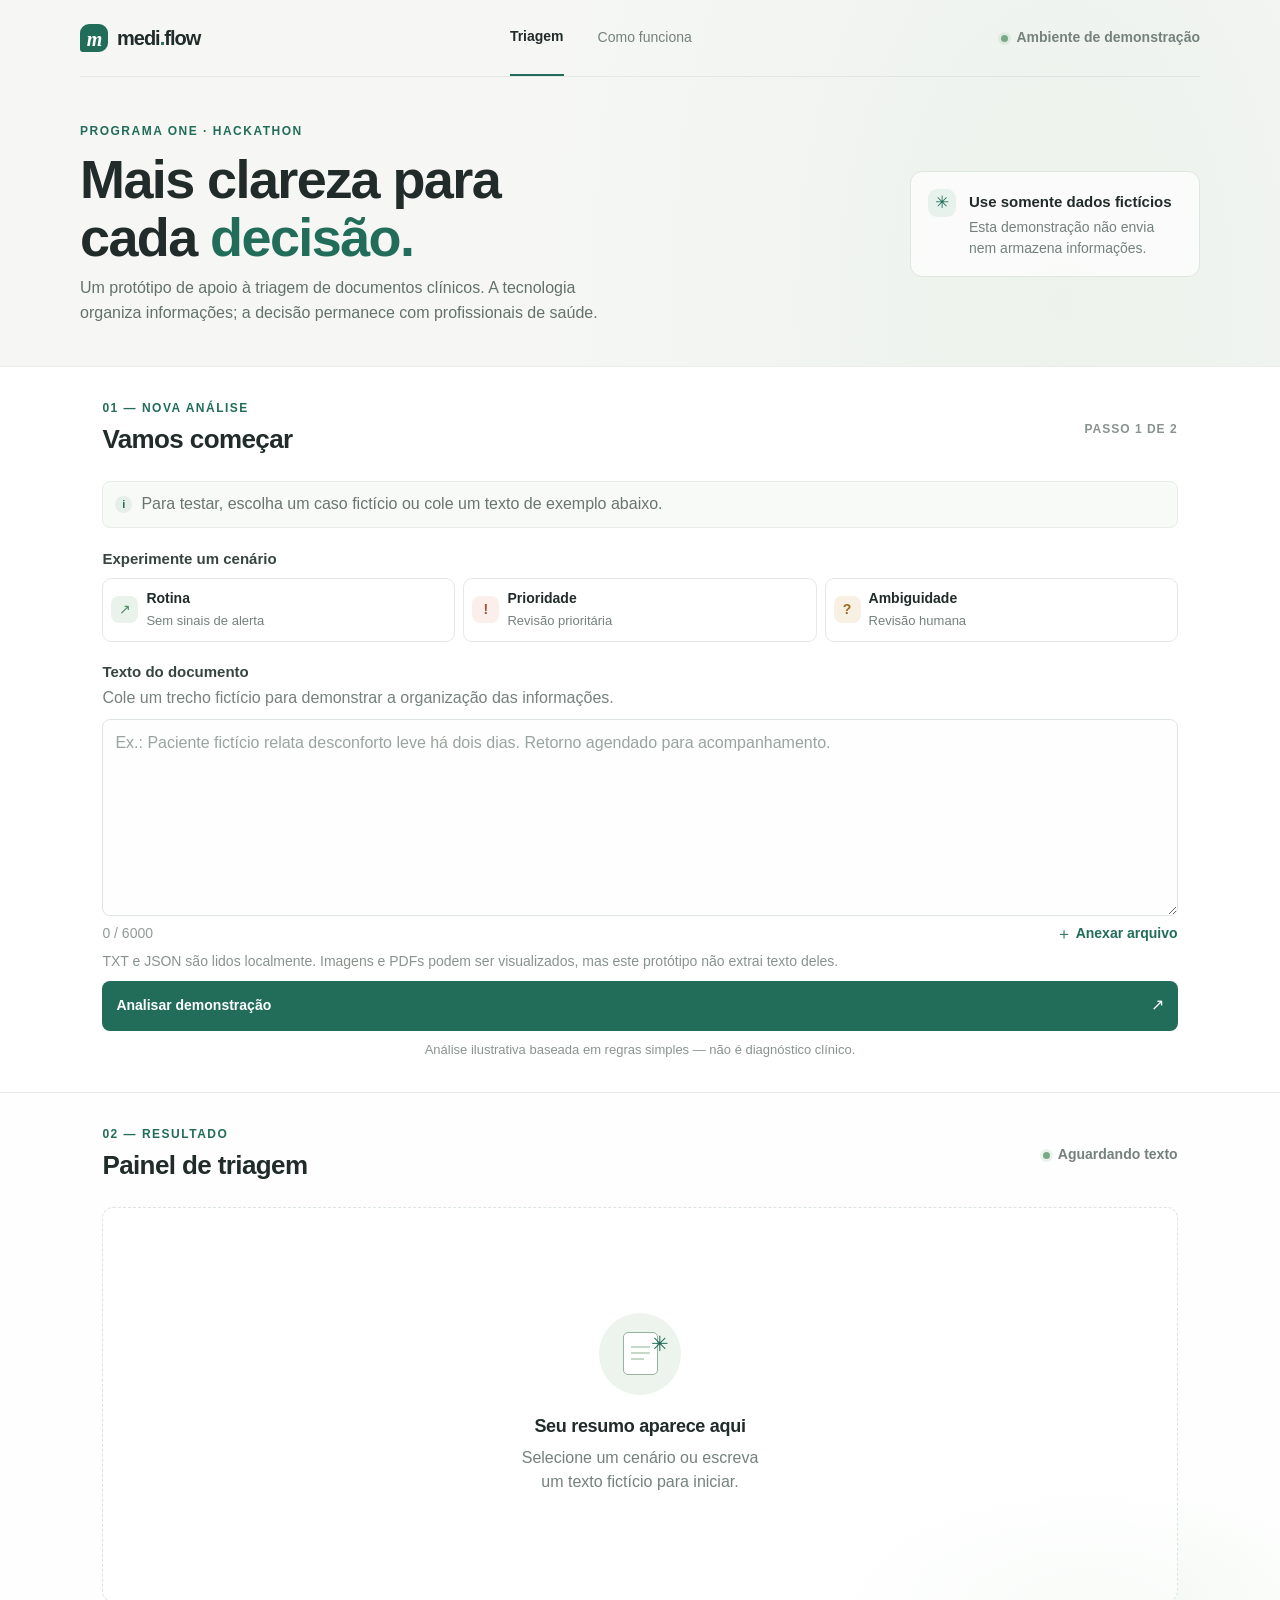
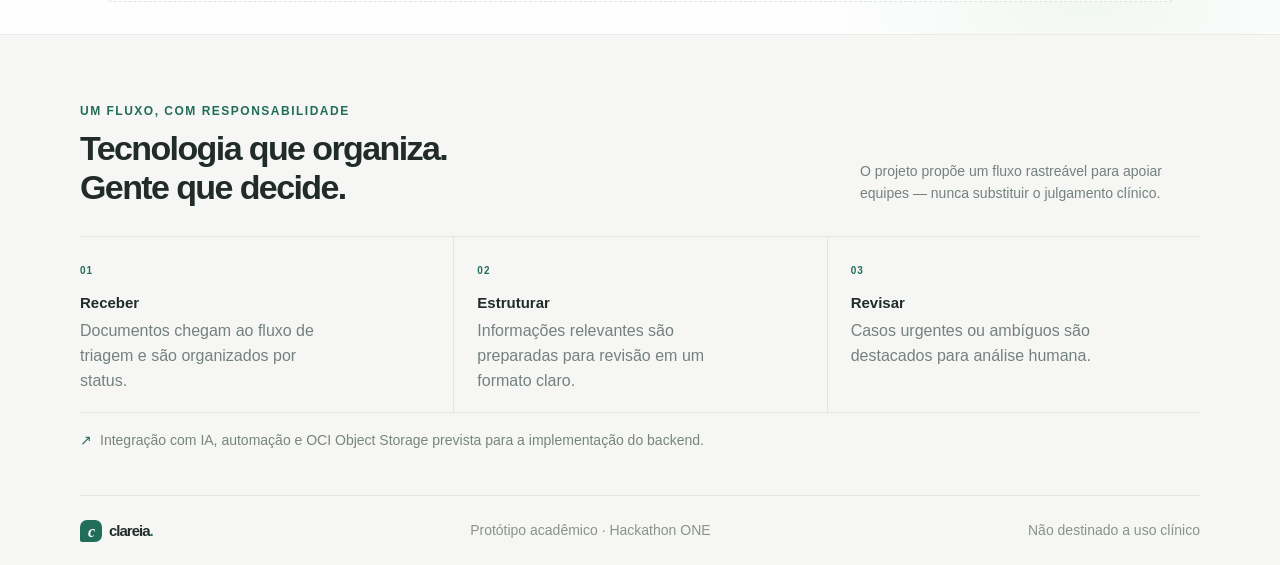
<file: index.html>
<!doctype html>
<html lang="pt-BR">
  <head>
    <meta charset="utf-8">
    <meta name="viewport" content="width=device-width, initial-scale=1">
    <meta
      name="description"
      content="Protótipo demonstrativo de triagem e revisão de documentos clínicos."
    >
    <meta name="theme-color" content="#f6f7f5">
    <title>MediFlow</title>
    <link rel="icon" type="image/svg+xml" href="favicon.svg">
    <link rel="stylesheet" href="styles.css">
    <script src="script.js" defer></script>
  </head>
  <body>
    <a class="skip-link" href="#conteudo">Pular para o conteúdo</a>

    <header class="topbar">
      <a class="brand" href="#" aria-label="MediFlow, início">
        <span class="brand-mark" aria-hidden="true">m</span>
        <span>medi<span class="brand-period">.</span>flow</span>
      </a>
      <nav class="main-nav" aria-label="Navegação principal">
        <a class="nav-link is-active" href="#triagem">Triagem</a>
        <a class="nav-link" href="#como-funciona">Como funciona</a>
      </nav>
      <span class="environment-label">
        <span class="status-dot" aria-hidden="true"></span>
        Ambiente de demonstração
      </span>
    </header>

    <main id="conteudo">
      <section class="intro" aria-labelledby="page-title">
        <div class="intro-copy">
          <p class="eyebrow">PROGRAMA ONE · HACKATHON</p>
          <h1 id="page-title">Mais clareza para<br>cada <span>decisão.</span></h1>
          <p class="intro-description">
            Um protótipo de apoio à triagem de documentos clínicos. A tecnologia
            organiza informações; a decisão permanece com profissionais de saúde.
          </p>
        </div>
        <aside class="privacy-note" aria-label="Aviso de privacidade">
          <span class="privacy-icon" aria-hidden="true">✳</span>
          <div>
            <strong>Use somente dados fictícios</strong>
            <p>Esta demonstração não envia nem armazena informações.</p>
          </div>
        </aside>
      </section>

      <section class="workspace" id="triagem" aria-label="Área de triagem">
        <div class="input-column">
          <div class="section-heading">
            <div>
              <p class="eyebrow">01 — NOVA ANÁLISE</p>
              <h2>Vamos começar</h2>
            </div>
            <span class="step-counter">PASSO 1 DE 2</span>
          </div>

          <div class="demo-banner">
            <span aria-hidden="true">i</span>
            <p>Para testar, escolha um caso fictício ou cole um texto de exemplo abaixo.</p>
          </div>

          <fieldset class="scenario-picker">
            <legend>Experimente um cenário</legend>
            <div class="scenario-list">
              <button class="scenario-button" type="button" data-scenario="routine">
                <span class="scenario-symbol routine-symbol" aria-hidden="true">↗</span>
                <span><strong>Rotina</strong><small>Sem sinais de alerta</small></span>
                <span class="scenario-arrow" aria-hidden="true">→</span>
              </button>
              <button class="scenario-button" type="button" data-scenario="urgent">
                <span class="scenario-symbol urgent-symbol" aria-hidden="true">!</span>
                <span><strong>Prioridade</strong><small>Revisão prioritária</small></span>
                <span class="scenario-arrow" aria-hidden="true">→</span>
              </button>
              <button class="scenario-button" type="button" data-scenario="ambiguous">
                <span class="scenario-symbol ambiguous-symbol" aria-hidden="true">?</span>
                <span><strong>Ambiguidade</strong><small>Revisão humana</small></span>
                <span class="scenario-arrow" aria-hidden="true">→</span>
              </button>
            </div>
          </fieldset>

          <form id="triage-form">
            <label class="field-label" for="clinical-text">Texto do documento</label>
            <p class="field-hint" id="text-help">
              Cole um trecho fictício para demonstrar a organização das informações.
            </p>
            <textarea
              id="clinical-text"
              name="clinical-text"
              rows="7"
              maxlength="6000"
              aria-describedby="text-help character-count"
              placeholder="Ex.: Paciente fictício relata desconforto leve há dois dias. Retorno agendado para acompanhamento."
            ></textarea>
            <div class="textarea-footer">
              <span id="character-count">0 / 6000</span>
              <label class="file-label" for="document-file">
                <span aria-hidden="true">＋</span> Anexar arquivo
              </label>
              <input
                id="document-file"
                class="visually-hidden"
                type="file"
                accept=".txt,.json,.jpg,.jpeg,.png,.webp,.gif,.pdf,text/plain,application/json,image/jpeg,image/png,image/webp,image/gif,application/pdf"
                aria-describedby="file-help"
              >
            </div>
            <p class="file-help" id="file-help">
              TXT e JSON são lidos localmente. Imagens e PDFs podem ser visualizados,
              mas este protótipo não extrai texto deles.
            </p>
            <div class="attachment-preview" id="attachment-preview" hidden aria-live="polite">
              <img id="attachment-image" alt="Pré-visualização local do arquivo selecionado" hidden>
              <div class="attachment-info">
                <strong id="attachment-name"></strong>
                <span id="attachment-details"></span>
              </div>
              <a id="attachment-open" class="attachment-open" hidden target="_blank" rel="noopener">
                Abrir PDF
              </a>
              <button class="remove-attachment" id="remove-attachment" type="button" aria-label="Remover arquivo anexado">×</button>
            </div>

            <p class="form-error" id="form-error" role="alert" hidden></p>
            <button class="primary-button" type="submit">
              <span>Analisar demonstração</span>
              <span aria-hidden="true">↗</span>
            </button>
            <p class="form-disclaimer">
              Análise ilustrativa baseada em regras simples — não é diagnóstico clínico.
            </p>
          </form>
        </div>

        <section class="results-column" aria-labelledby="results-heading">
          <div class="section-heading results-heading">
            <div>
              <p class="eyebrow">02 — RESULTADO</p>
              <h2 id="results-heading" tabindex="-1">Painel de triagem</h2>
            </div>
            <span class="result-status" id="result-status">
              <span class="status-dot" aria-hidden="true"></span>
              Aguardando texto
            </span>
          </div>

          <div class="empty-state" id="empty-state">
            <div class="empty-illustration" aria-hidden="true">
              <span class="illustration-sheet"></span>
              <span class="illustration-spark">✳</span>
            </div>
            <h3>Seu resumo aparece aqui</h3>
            <p>Selecione um cenário ou escreva um texto fictício para iniciar.</p>
          </div>

          <div class="result-content" id="result-content" hidden aria-live="polite">
            <article class="priority-card" id="priority-card">
              <div class="priority-topline">
                <span class="priority-label" id="priority-label">CLASSIFICAÇÃO</span>
                <span class="confidence" id="confidence">—</span>
              </div>
              <h3 id="result-title"></h3>
              <p id="result-summary"></p>
              <div class="review-message" id="review-message">
                <span aria-hidden="true">↗</span>
                <span id="review-text"></span>
              </div>
            </article>

            <div class="detail-grid">
              <article class="detail-card">
                <span class="detail-icon document-icon" aria-hidden="true">▤</span>
                <div>
                  <span class="detail-label">TIPO DE DOCUMENTO</span>
                  <strong id="document-type">Texto enviado</strong>
                </div>
              </article>
              <article class="detail-card">
                <span class="detail-icon entities-icon" aria-hidden="true">⌘</span>
                <div>
                  <span class="detail-label">DADOS IDENTIFICADOS</span>
                  <strong id="entity-count">0 itens</strong>
                </div>
              </article>
            </div>

            <details class="json-details">
              <summary>
                <span>Visualizar dados estruturados</span>
                <span class="json-format">JSON</span>
              </summary>
              <pre><code id="json-output"></code></pre>
            </details>
            <p class="result-footnote">
              Resultado ilustrativo. Confirme todos os dados e encaminhamentos com
              uma pessoa profissional de saúde.
            </p>
          </div>
        </section>
      </section>

      <section class="workflow-section" id="como-funciona" aria-labelledby="workflow-title">
        <div class="workflow-heading">
          <div>
            <p class="eyebrow">UM FLUXO, COM RESPONSABILIDADE</p>
            <h2 id="workflow-title">Tecnologia que organiza.<br>Gente que decide.</h2>
          </div>
          <p>O projeto propõe um fluxo rastreável para apoiar equipes — nunca substituir o julgamento clínico.</p>
        </div>
        <div class="workflow-steps">
          <article class="workflow-step">
            <span class="workflow-number">01</span>
            <h3>Receber</h3>
            <p>Documentos chegam ao fluxo de triagem e são organizados por status.</p>
          </article>
          <article class="workflow-step">
            <span class="workflow-number">02</span>
            <h3>Estruturar</h3>
            <p>Informações relevantes são preparadas para revisão em um formato claro.</p>
          </article>
          <article class="workflow-step">
            <span class="workflow-number">03</span>
            <h3>Revisar</h3>
            <p>Casos urgentes ou ambíguos são destacados para análise humana.</p>
          </article>
        </div>
        <p class="integration-note">
          <span aria-hidden="true">↗</span>
          Integração com IA, automação e OCI Object Storage prevista para a implementação do backend.
        </p>
      </section>
    </main>

    <footer class="footer">
      <a class="brand footer-brand" href="#">
        <span class="brand-mark" aria-hidden="true">c</span>
        <span>clareia<span class="brand-period">.</span></span>
      </a>
      <p>Protótipo acadêmico · Hackathon ONE</p>
      <p>Não destinado a uso clínico</p>
    </footer>
  </body>
</html>
</file>
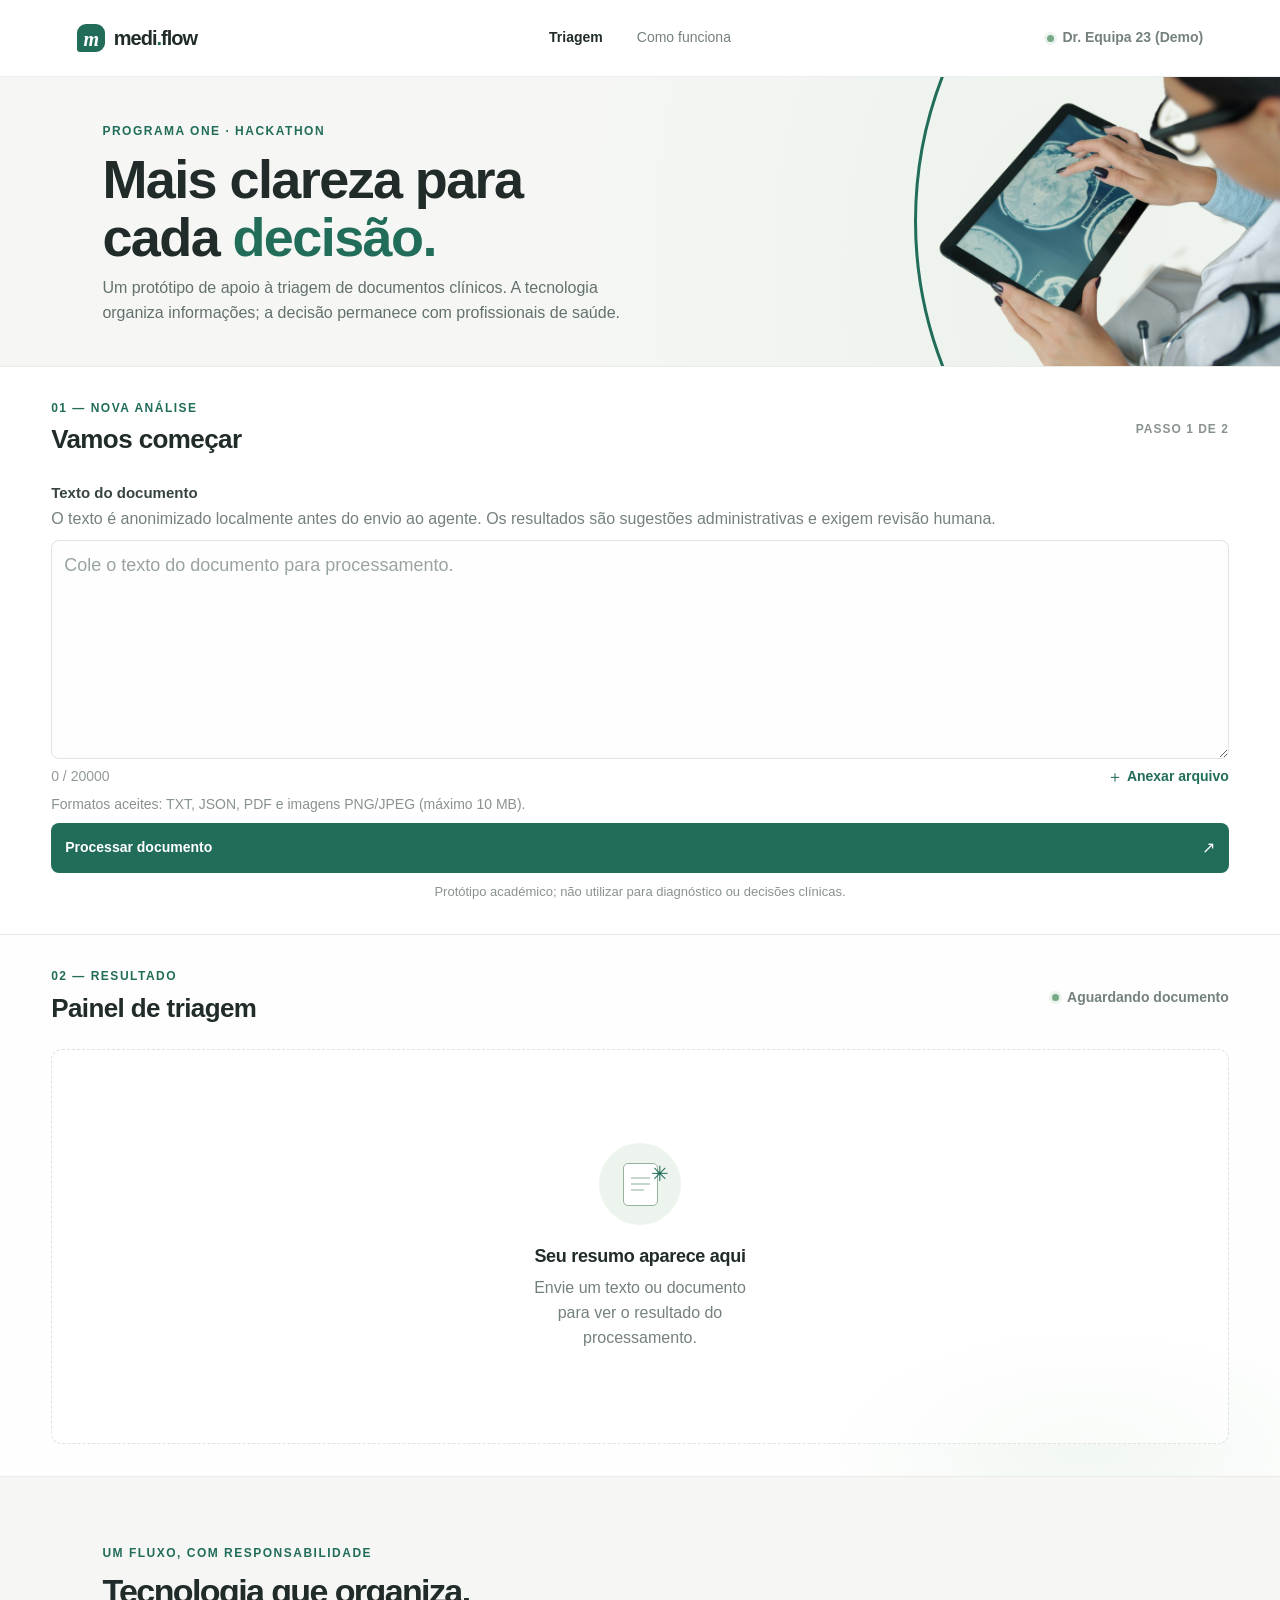
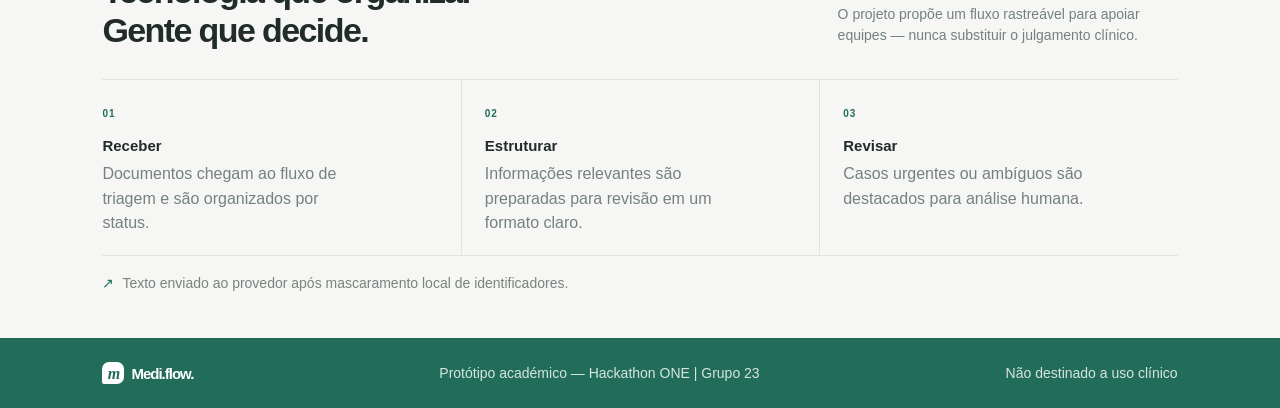
<file: frontend/index.html>
<!doctype html>
<html lang="pt-BR">
  <head>
    <meta charset="utf-8">
    <meta name="viewport" content="width=device-width, initial-scale=1">
    <meta
      name="description"
      content="Protótipo académico de processamento documental e encaminhamento administrativo."
    >
    <meta name="theme-color" content="#f6f7f5">
    <title>MediFlow</title>
    <link rel="icon" type="image/svg+xml" href="favicon.svg">
    <link rel="stylesheet" href="styles.css?v=5">
    <script>
      window.MEDIFLOW_API_URL = window.location.hostname === "127.0.0.1" || window.location.hostname === "localhost"
        ? "http://127.0.0.1:8000"
        : "https://mediflow-backend-eq23.onrender.com";
    </script>
    <script src="config.js?v=2" defer></script>
    <script src="script.js?v=9" defer></script>
  </head>
  <body>
    <a class="skip-link" href="#conteudo">Pular para o conteúdo</a>

    <div class="application-shell" id="application-shell">
      <header class="topbar">
        <a class="brand" href="#" aria-label="MediFlow, início">
          <span class="brand-mark" aria-hidden="true">m</span>
          <span>medi<span class="brand-period">.</span>flow</span>
        </a>
        <nav class="main-nav" aria-label="Navegação principal">
          <a class="nav-link is-active" href="#triagem">Triagem</a>
          <a class="nav-link" href="#como-funciona">Como funciona</a>
        </nav>
        <div class="header-actions">
          <span class="environment-label" id="identity-label">
            <span class="status-dot" aria-hidden="true"></span>
            <span id="demo-user-name">Dr. Equipa 23 (Demo)</span>
          </span>
        </div>
      </header>

      <main id="conteudo">
        <section class="intro" aria-labelledby="page-title">
          <div class="intro-copy">
            <p class="eyebrow">PROGRAMA ONE · HACKATHON</p>
            <h1 id="page-title">Mais clareza para<br>cada <span>decisão.</span></h1>
            <p class="intro-description">
              Um protótipo de apoio à triagem de documentos clínicos. A tecnologia
              organiza informações; a decisão permanece com profissionais de saúde.
            </p>
          </div>
          <figure class="health-image-note">
            <img src="assets/med.png" alt="Profissional de saúde">
          </figure>
        </section>

        <section class="workspace" id="triagem" aria-label="Área de triagem">
          <div class="input-column">
            <div class="section-heading">
              <div>
                <p class="eyebrow">01 — NOVA ANÁLISE</p>
                <h2>Vamos começar</h2>
              </div>
              <span class="step-counter">PASSO 1 DE 2</span>
            </div>

            <form id="triage-form">
              <label class="field-label" for="clinical-text">Texto do documento</label>
              <p class="field-hint" id="text-help">
                O texto é anonimizado localmente antes do envio ao agente. Os resultados
                são sugestões administrativas e exigem revisão humana.
              </p>
              <textarea
                id="clinical-text"
                name="clinical-text"
                rows="7"
                maxlength="20000"
                aria-describedby="text-help character-count"
                placeholder="Cole o texto do documento para processamento."
              ></textarea>
              <div class="textarea-footer">
                <span id="character-count">0 / 20000</span>
                <label class="file-label" for="document-file">
                  <span aria-hidden="true">＋</span> Anexar arquivo
                </label>
                <input
                  id="document-file"
                  class="visually-hidden"
                  type="file"
                  accept=".txt,.json,.jpg,.jpeg,.png,.pdf,text/plain,application/json,image/jpeg,image/png,application/pdf"
                  aria-describedby="file-help"
                >
              </div>
              <p class="file-help" id="file-help">
                Formatos aceites: TXT, JSON, PDF e imagens PNG/JPEG (máximo 10 MB).
              </p>
              <div class="attachment-preview" id="attachment-preview" hidden aria-live="polite">
                <img id="attachment-image" alt="Pré-visualização local do arquivo selecionado" hidden>
                <div class="attachment-info">
                  <strong id="attachment-name"></strong>
                  <span id="attachment-details"></span>
                </div>
                <a id="attachment-open" class="attachment-open" hidden target="_blank" rel="noopener">
                  Abrir PDF
                </a>
                <button class="remove-attachment" id="remove-attachment" type="button" aria-label="Remover arquivo anexado">×</button>
              </div>

              <p class="form-error" id="form-error" role="alert" hidden></p>
              <button class="primary-button" type="submit">
                <span>Processar documento</span>
                <span aria-hidden="true">↗</span>
              </button>
              <p class="form-disclaimer">
                Protótipo académico; não utilizar para diagnóstico ou decisões clínicas.
              </p>
            </form>
          </div>

          <section class="results-column" aria-labelledby="results-heading">
            <div class="section-heading results-heading">
              <div>
                <p class="eyebrow">02 — RESULTADO</p>
                <h2 id="results-heading" tabindex="-1">Painel de triagem</h2>
              </div>
              <span class="result-status" id="result-status">
                <span class="status-dot" aria-hidden="true"></span>
                Aguardando documento
              </span>
            </div>

            <div class="empty-state" id="empty-state">
              <div class="empty-illustration" aria-hidden="true">
                <span class="illustration-sheet"></span>
                <span class="illustration-spark">✳</span>
              </div>
              <h3>Seu resumo aparece aqui</h3>
              <p>Envie um texto ou documento para ver o resultado do processamento.</p>
            </div>

            <div class="result-content" id="result-content" hidden aria-live="polite">
              <article class="priority-card" id="priority-card">
                <div class="priority-topline">
                  <span class="priority-label" id="priority-label">CLASSIFICAÇÃO</span>
                  <span class="confidence" id="confidence">—</span>
                </div>
                <h3 id="result-title"></h3>
                <p id="result-summary"></p>
                <p class="document-id" id="document-id"></p>
                <div class="review-message" id="review-message">
                  <span aria-hidden="true">↗</span>
                  <span id="review-text"></span>
                </div>
              </article>

              <div class="detail-grid">
                <article class="detail-card">
                  <span class="detail-icon document-icon" aria-hidden="true">▤</span>
                  <div>
                    <span class="detail-label">TIPO DE DOCUMENTO</span>
                    <strong id="document-type">Texto enviado</strong>
                  </div>
                </article>
                <article class="detail-card">
                  <span class="detail-icon specialty-icon" aria-hidden="true">+</span>
                  <div>
                    <span class="detail-label">ESPECIALIDADE SUGERIDA</span>
                    <strong id="specialty">Não identificada</strong>
                  </div>
                </article>
                <article class="detail-card">
                  <span class="detail-icon storage-icon" aria-hidden="true">✓</span>
                  <div>
                    <span class="detail-label">ARMAZENAMENTO</span>
                    <strong id="storage-status">—</strong>
                  </div>
                </article>
                <article class="detail-card">
                  <span class="detail-icon entities-icon" aria-hidden="true">⌘</span>
                  <div>
                    <span class="detail-label">DADOS IDENTIFICADOS</span>
                    <strong id="entity-count">0 itens</strong>
                  </div>
                </article>
              </div>

              <details class="json-details">
                <summary>
                  <span>Visualizar dados estruturados</span>
                  <span class="json-format">JSON</span>
                </summary>
                <pre><code id="json-output"></code></pre>
              </details>
              <p class="result-footnote">
                Resultado gerado por IA para encaminhamento administrativo e sujeito
                a revisão humana. Não constitui diagnóstico ou decisão clínica.
              </p>
            </div>
          </section>
        </section>

        <section class="workflow-section" id="como-funciona" aria-labelledby="workflow-title">
          <div class="workflow-heading">
            <div>
              <p class="eyebrow">UM FLUXO, COM RESPONSABILIDADE</p>
              <h2 id="workflow-title">Tecnologia que organiza.<br>Gente que decide.</h2>
            </div>
            <p>O projeto propõe um fluxo rastreável para apoiar equipes — nunca substituir o julgamento clínico.</p>
          </div>
          <div class="workflow-steps">
            <article class="workflow-step">
              <span class="workflow-number">01</span>
              <h3>Receber</h3>
              <p>Documentos chegam ao fluxo de triagem e são organizados por status.</p>
            </article>
            <article class="workflow-step">
              <span class="workflow-number">02</span>
              <h3>Estruturar</h3>
              <p>Informações relevantes são preparadas para revisão em um formato claro.</p>
            </article>
            <article class="workflow-step">
              <span class="workflow-number">03</span>
              <h3>Revisar</h3>
              <p>Casos urgentes ou ambíguos são destacados para análise humana.</p>
            </article>
          </div>
          <p class="integration-note">
            <span aria-hidden="true">↗</span>
            Texto enviado ao provedor após mascaramento local de identificadores.
          </p>
        </section>
      </main>

      <footer class="footer">
        <a class="brand footer-brand" href="#">
          <span class="brand-mark" aria-hidden="true">m</span>
          <span>Medi.flow<span class="brand-period">.</span></span>
        </a>
        <p>Protótipo académico — Hackathon ONE | Grupo 23</p>
        <p>Não destinado a uso clínico</p>
      </footer>
    </div>
  </body>
</html>
</file>
<file: styles.css>
:root {
  color-scheme: light;
  --ink: #202b2a;
  --muted: #74817d;
  --green: #226d5a;
  --green-dark: #185543;
  --green-soft: #e8f2ed;
  --paper: #f6f7f5;
  --white: #fff;
  --line: #e5e9e5;
  --red: #ae4b40;
  --amber: #9a6b21;
  --shadow: 0 18px 50px rgb(34 55 45 / 6%);
  font-family: "DM Sans", "Segoe UI", sans-serif;
  font-synthesis: none;
  text-rendering: optimizeLegibility;
}

* {
  box-sizing: border-box;
}

html {
  min-width: 320px;
  scroll-behavior: smooth;
}

body {
  margin: 0;
  background:
    radial-gradient(ellipse at 83% 14%, rgb(223 235 224 / 42%), transparent 34rem),
    var(--paper);
  color: var(--ink);
  font-size: 16px;
  line-height: 1.55;
}

button,
textarea {
  font: inherit;
}

button,
a,
input,
summary {
  -webkit-tap-highlight-color: transparent;
}

a {
  color: inherit;
  text-decoration: none;
}

button:focus-visible,
a:focus-visible,
input:focus-visible,
textarea:focus-visible,
summary:focus-visible {
  outline: 3px solid #73ad92;
  outline-offset: 3px;
}

.skip-link {
  position: absolute;
  z-index: 5;
  top: 8px;
  left: 8px;
  padding: 10px 14px;
  transform: translateY(-150%);
  background: var(--ink);
  color: var(--white);
}

.skip-link:focus {
  transform: translateY(0);
}

.topbar,
.footer {
  width: min(1120px, calc(100% - 64px));
  margin-inline: auto;
}

main {
  width: 100%;
  margin-inline: auto;
}

.intro,
.workflow-section {
  width: min(1120px, calc(100% - 64px));
  margin-inline: auto;
}

.topbar {
  display: flex;
  min-height: 76px;
  align-items: center;
  justify-content: space-between;
  border-bottom: 1px solid rgb(32 43 42 / 8%);
}

.brand {
  display: inline-flex;
  align-items: center;
  gap: 9px;
  font-family: "Manrope", "Segoe UI", sans-serif;
  font-size: 20px;
  font-weight: 800;
  letter-spacing: -1px;
}

.brand-mark {
  display: grid;
  width: 28px;
  height: 28px;
  place-items: center;
  border-radius: 9px 9px 9px 3px;
  background: var(--green);
  color: var(--white);
  font-family: Georgia, serif;
  font-size: 20px;
  font-style: italic;
}

.brand-period {
  color: var(--green);
}

.main-nav {
  display: flex;
  align-items: center;
  gap: 34px;
  height: 76px;
}

.nav-link {
  display: flex;
  height: 100%;
  align-items: center;
  color: var(--muted);
  font-size: 13px;
}

.nav-link.is-active {
  border-bottom: 2px solid var(--green);
  color: var(--ink);
  font-weight: 600;
}

.environment-label,
.result-status {
  display: inline-flex;
  align-items: center;
  gap: 8px;
  color: var(--muted);
  font-size: 11px;
  font-weight: 600;
}

.status-dot {
  width: 7px;
  height: 7px;
  border-radius: 50%;
  background: #78a986;
  box-shadow: 0 0 0 3px rgb(120 169 134 / 14%);
}

.intro {
  display: flex;
  min-height: 282px;
  align-items: center;
  justify-content: space-between;
  gap: 40px;
  padding-block: 45px 40px;
}

.eyebrow {
  margin: 0 0 9px;
  color: var(--green);
  font-size: 10px;
  font-weight: 700;
  letter-spacing: 1.5px;
}

h1,
h2,
h3,
p {
  margin-top: 0;
}

h1,
h2,
.workflow-heading h2 {
  font-family: "Manrope", "Segoe UI", sans-serif;
  letter-spacing: -1.6px;
}

h1 {
  margin-bottom: 10px;
  font-size: clamp(38px, 5vw, 54px);
  font-weight: 700;
  line-height: 1.08;
}

h1 span {
  color: var(--green);
}

.intro-description {
  max-width: 550px;
  margin-bottom: 0;
  color: #63716c;
  font-size: 14px;
}

.privacy-note {
  display: flex;
  width: 290px;
  flex: 0 0 auto;
  align-items: flex-start;
  gap: 13px;
  padding: 17px;
  border: 1px solid #dce8de;
  border-radius: 12px;
  background: rgb(255 255 255 / 72%);
}

.privacy-icon {
  display: grid;
  width: 28px;
  height: 28px;
  flex: 0 0 auto;
  place-items: center;
  border-radius: 9px;
  background: var(--green-soft);
  color: var(--green);
  font-size: 17px;
}

.privacy-note strong {
  display: block;
  margin: 1px 0 4px;
  font-size: 16px;
}

.privacy-note p {
  margin-bottom: 0;
  color: var(--muted);
  font-size: 11px;
  line-height: 1.5;
}

.workspace {
  display: grid;
  grid-template-columns: minmax(0, 1fr);
  width: 100%;
  overflow: hidden;
  border-block: 1px solid #e9ece8;
  background: var(--white);
}

.input-column,
.results-column {
  min-width: 0;
  padding: 32px clamp(24px, 8vw, 112px);
}

.input-column {
  border-bottom: 1px solid var(--line);
}

.section-heading {
  display: flex;
  align-items: center;
  justify-content: space-between;
  gap: 15px;
  margin-bottom: 21px;
}

.section-heading .eyebrow {
  margin-bottom: 2px;
}

.section-heading h2 {
  margin-bottom: 0;
  font-size: 21px;
  letter-spacing: -0.6px;
}

.step-counter,
.detail-label,
.priority-label {
  color: #89938e;
  font-size: 9px;
  font-weight: 700;
  letter-spacing: 1px;
}

.demo-banner {
  display: flex;
  align-items: center;
  gap: 9px;
  margin-bottom: 19px;
  padding: 10px 12px;
  border: 1px solid #e7ece8;
  border-radius: 8px;
  background: #f8faf8;
}

.demo-banner > span {
  display: grid;
  width: 17px;
  height: 17px;
  flex: 0 0 auto;
  place-items: center;
  border-radius: 50%;
  background: #e5eee8;
  color: var(--green);
  font-size: 11px;
  font-weight: 700;
}

.demo-banner p {
  margin-bottom: 0;
  color: #697670;
  font-size: 11px;
}

.scenario-picker {
  min-width: 0;
  margin: 0 0 18px;
  padding: 0;
  border: 0;
}

.scenario-picker legend,
.field-label {
  margin-bottom: 8px;
  color: #374441;
  font-size: 16px;
  font-weight: 700;
}

.scenario-picker legend {
  padding: 0;
}

.scenario-list {
  display: grid;
  grid-template-columns: repeat(3, minmax(0, 1fr));
  gap: 8px;
}

.scenario-button {
  display: grid;
  min-width: 0;
  grid-template-columns: 27px 1fr;
  align-items: center;
  gap: 8px;
  padding: 9px 8px;
  border: 1px solid var(--line);
  border-radius: 9px;
  background: var(--white);
  color: var(--ink);
  cursor: pointer;
  text-align: left;
  transition: border-color 150ms ease, background 150ms ease, transform 150ms ease;
}

.scenario-button:hover {
  transform: translateY(-1px);
  border-color: #b5cfc0;
  background: #fbfdfb;
}

.scenario-button.is-selected {
  border-color: #80aa91;
  background: #f2f8f3;
  box-shadow: 0 0 0 2px rgb(91 145 111 / 10%);
}

.scenario-symbol {
  display: grid;
  width: 27px;
  height: 27px;
  place-items: center;
  border-radius: 8px;
  font-size: 14px;
  font-weight: 700;
}

.routine-symbol {
  background: #e9f2eb;
  color: #4f8964;
}

.urgent-symbol {
  background: #fbefeb;
  color: var(--red);
}

.ambiguous-symbol {
  background: #f8f1e3;
  color: var(--amber);
}

.scenario-button strong,
.scenario-button small {
  display: block;
}

.scenario-button strong {
  font-size: 10px;
}

.scenario-button small {
  overflow: hidden;
  margin-top: 2px;
  color: var(--muted);
  font-size: 9px;
  text-overflow: ellipsis;
  white-space: nowrap;
}

.scenario-arrow {
  display: none;
}

.field-label {
  display: block;
  margin-bottom: 3px;
}

.field-hint {
  margin-bottom: 8px;
  color: var(--muted);
  font-size: 10px;
}

textarea {
  display: block;
  width: 100%;
  min-height: 124px;
  resize: vertical;
  padding: 11px 12px;
  border: 1px solid #dfe5e0;
  border-radius: 8px;
  background: #fdfefd;
  color: var(--ink);
  font-size: 16px;
  line-height: 1.55;
}

textarea::placeholder {
  color: #9aa49f;
}

.textarea-footer {
  display: flex;
  min-height: 36px;
  align-items: center;
  justify-content: space-between;
  color: #919b96;
  font-size: 10px;
}

.file-label {
  display: inline-flex;
  align-items: center;
  gap: 4px;
  color: var(--green);
  cursor: pointer;
  font-size: 10px;
  font-weight: 600;
}

.file-label:hover {
  color: var(--green-dark);
  text-decoration: underline;
}

.file-label span {
  font-size: 16px;
}

.file-help {
  margin: -1px 0 9px;
  color: #89938e;
  font-size: 9px;
  line-height: 1.45;
}

.attachment-preview {
  display: flex;
  min-width: 0;
  align-items: center;
  gap: 10px;
  margin: 0 0 12px;
  padding: 9px;
  border: 1px solid #dfe7e0;
  border-radius: 8px;
  background: #f8faf8;
}

.attachment-preview[hidden],
.attachment-preview img[hidden],
.attachment-open[hidden] {
  display: none;
}

.attachment-preview img {
  width: 48px;
  height: 48px;
  flex: 0 0 auto;
  border-radius: 5px;
  object-fit: cover;
}

.attachment-info {
  display: flex;
  min-width: 0;
  flex: 1;
  flex-direction: column;
  gap: 2px;
}

.attachment-info strong {
  overflow: hidden;
  font-size: 10px;
  text-overflow: ellipsis;
  white-space: nowrap;
}

.attachment-info span {
  color: var(--muted);
  font-size: 9px;
}

.attachment-open {
  flex: 0 0 auto;
  color: var(--green);
  font-size: 10px;
  font-weight: 600;
}

.attachment-open:hover {
  text-decoration: underline;
}

.remove-attachment {
  display: grid;
  width: 26px;
  height: 26px;
  flex: 0 0 auto;
  place-items: center;
  border: 0;
  border-radius: 6px;
  background: transparent;
  color: var(--muted);
  cursor: pointer;
  font-size: 19px;
}

.remove-attachment:hover {
  background: #edf1ed;
  color: var(--ink);
}

.visually-hidden {
  position: absolute;
  width: 1px;
  height: 1px;
  overflow: hidden;
  clip: rect(0, 0, 0, 0);
  white-space: nowrap;
  clip-path: inset(50%);
}

.form-error {
  margin: 4px 0 10px;
  color: #a43f35;
  font-size: 11px;
}

.primary-button {
  display: flex;
  width: 100%;
  min-height: 44px;
  align-items: center;
  justify-content: space-between;
  padding: 0 14px;
  border: 0;
  border-radius: 8px;
  background: var(--green);
  color: var(--white);
  cursor: pointer;
  font-size: 12px;
  font-weight: 700;
  transition: background 150ms ease, transform 150ms ease;
}

.primary-button:hover {
  transform: translateY(-1px);
  background: var(--green-dark);
}

.primary-button span:last-child {
  font-size: 16px;
}

.form-disclaimer {
  margin: 9px 0 0;
  color: #89938e;
  font-size: 9px;
  text-align: center;
}

.results-column {
  display: flex;
  flex-direction: column;
  background:
    radial-gradient(ellipse at 85% 95%, rgb(224 237 227 / 40%), transparent 16rem),
    #fdfefd;
}

.results-heading {
  min-height: 39px;
}

.result-status {
  white-space: nowrap;
}

.result-status.is-ready {
  color: var(--green);
}

.result-status.is-review .status-dot {
  background: #d09741;
  box-shadow: 0 0 0 3px rgb(208 151 65 / 15%);
}

.empty-state {
  display: flex;
  min-height: 395px;
  flex: 1;
  flex-direction: column;
  align-items: center;
  justify-content: center;
  padding: 20px;
  border: 1px dashed #dce4dd;
  border-radius: 11px;
  background: rgb(255 255 255 / 54%);
  text-align: center;
}

.empty-illustration {
  position: relative;
  display: grid;
  width: 82px;
  height: 82px;
  place-items: center;
  margin-bottom: 18px;
  border-radius: 50%;
  background: #edf4ee;
}

.illustration-sheet {
  position: relative;
  display: block;
  width: 35px;
  height: 43px;
  border: 1px solid #95b49e;
  border-radius: 5px;
  background: #fff;
}

.illustration-sheet::before,
.illustration-sheet::after {
  position: absolute;
  left: 7px;
  width: 19px;
  height: 2px;
  background: #c6d8ca;
  content: "";
}

.illustration-sheet::before {
  top: 13px;
  box-shadow: 0 6px 0 #c6d8ca;
}

.illustration-sheet::after {
  top: 25px;
  width: 13px;
}

.illustration-spark {
  position: absolute;
  top: 15px;
  right: 12px;
  color: var(--green);
  font-size: 21px;
}

.empty-state h3 {
  margin-bottom: 5px;
  font-family: "Manrope", "Segoe UI", sans-serif;
  font-size: 15px;
  letter-spacing: -0.3px;
}

.empty-state p {
  max-width: 240px;
  margin-bottom: 0;
  color: var(--muted);
  font-size: 11px;
}

.result-content {
  min-width: 0;
}

.priority-card {
  padding: 17px;
  border: 1px solid #dbe9dd;
  border-radius: 11px;
  background: #f1f7f1;
}

.priority-card[data-priority="urgent"] {
  border-color: #f0d7d1;
  background: #fcf2ef;
}

.priority-card[data-priority="review"] {
  border-color: #eee2c6;
  background: #fcf8ee;
}

.priority-topline {
  display: flex;
  align-items: center;
  justify-content: space-between;
  margin-bottom: 9px;
}

.priority-label {
  color: var(--green);
}

[data-priority="urgent"] .priority-label {
  color: var(--red);
}

[data-priority="review"] .priority-label {
  color: var(--amber);
}

.confidence {
  color: #66766a;
  font-size: 10px;
  font-weight: 600;
}

.priority-card h3 {
  margin-bottom: 5px;
  font-family: "Manrope", "Segoe UI", sans-serif;
  font-size: 19px;
  letter-spacing: -0.6px;
}

.priority-card > p {
  margin-bottom: 13px;
  color: #65736c;
  font-size: 11px;
}

.review-message {
  display: flex;
  align-items: flex-start;
  gap: 8px;
  padding-top: 11px;
  border-top: 1px solid rgb(90 120 95 / 15%);
  color: #4c6553;
  font-size: 10px;
}

[data-priority="urgent"] .review-message {
  color: #8e463c;
}

[data-priority="review"] .review-message {
  color: #806126;
}

.review-message > span:first-child {
  font-size: 14px;
}

.detail-grid {
  display: grid;
  grid-template-columns: repeat(2, minmax(0, 1fr));
  gap: 9px;
  margin: 12px 0;
}

.detail-card {
  display: flex;
  min-height: 67px;
  align-items: center;
  gap: 10px;
  padding: 10px;
  border: 1px solid var(--line);
  border-radius: 9px;
  background: var(--white);
}

.detail-icon {
  display: grid;
  width: 29px;
  height: 29px;
  flex: 0 0 auto;
  place-items: center;
  border-radius: 8px;
  font-size: 16px;
}

.document-icon {
  background: #eff3f2;
  color: #5f7772;
}

.entities-icon {
  background: #eef3e8;
  color: #668050;
}

.detail-card > div {
  min-width: 0;
}

.detail-label {
  display: block;
  margin-bottom: 3px;
  font-size: 8px;
  letter-spacing: 0.65px;
}

.detail-card strong {
  display: block;
  overflow: hidden;
  font-size: 10px;
  text-overflow: ellipsis;
  white-space: nowrap;
}

.json-details {
  overflow: hidden;
  border: 1px solid var(--line);
  border-radius: 9px;
  background: var(--white);
}

.json-details summary {
  display: flex;
  min-height: 41px;
  align-items: center;
  justify-content: space-between;
  padding: 0 11px;
  cursor: pointer;
  font-size: 10px;
  font-weight: 600;
  list-style: none;
}

.json-details summary::-webkit-details-marker {
  display: none;
}

.json-format {
  padding: 3px 6px;
  border-radius: 4px;
  background: #eff3f1;
  color: #65756e;
  font-size: 8px;
  letter-spacing: 0.5px;
}

.json-details pre {
  overflow: auto;
  max-height: 180px;
  margin: 0;
  padding: 11px;
  border-top: 1px solid var(--line);
  background: #f8faf8;
  color: #355d4e;
  font-size: 9px;
  line-height: 1.55;
  white-space: pre-wrap;
  overflow-wrap: anywhere;
}

.result-footnote {
  margin: 10px 2px 0;
  color: #87918c;
  font-size: 9px;
  line-height: 1.5;
}

.workflow-section {
  padding: 67px 0 43px;
}

.workflow-heading {
  display: flex;
  align-items: flex-end;
  justify-content: space-between;
  gap: 35px;
  margin-bottom: 29px;
}

.workflow-heading .eyebrow {
  margin-bottom: 9px;
}

.workflow-heading h2 {
  margin-bottom: 0;
  font-size: 31px;
  line-height: 1.15;
}

.workflow-heading > p {
  max-width: 340px;
  margin-bottom: 3px;
  color: var(--muted);
  font-size: 12px;
}

.workflow-steps {
  display: grid;
  grid-template-columns: repeat(3, minmax(0, 1fr));
  border-top: 1px solid #dfe5df;
  border-bottom: 1px solid #dfe5df;
}

.workflow-step {
  padding: 20px 23px 19px 0;
}

.workflow-step + .workflow-step {
  padding-left: 23px;
  border-left: 1px solid #dfe5df;
}

.workflow-number {
  display: inline-block;
  margin-bottom: 12px;
  color: var(--green);
  font-size: 10px;
  font-weight: 700;
  letter-spacing: 1px;
}

.workflow-step h3 {
  margin-bottom: 5px;
  font-family: "Manrope", "Segoe UI", sans-serif;
  font-size: 15px;
}

.workflow-step p {
  max-width: 260px;
  margin-bottom: 0;
  color: var(--muted);
  font-size: 11px;
}

.integration-note {
  display: flex;
  align-items: center;
  gap: 8px;
  margin: 17px 0 0;
  color: #78847e;
  font-size: 10px;
}

.integration-note span {
  color: var(--green);
  font-size: 14px;
}

.footer {
  display: flex;
  min-height: 70px;
  align-items: center;
  justify-content: space-between;
  gap: 20px;
  border-top: 1px solid rgb(32 43 42 / 9%);
}

.footer-brand {
  gap: 7px;
  font-size: 15px;
}

.footer-brand .brand-mark {
  width: 22px;
  height: 22px;
  border-radius: 7px 7px 7px 2px;
  font-size: 16px;
}

.footer > p {
  margin-bottom: 0;
  color: #89938e;
  font-size: 10px;
}

@media (min-width: 1320px) {
  .topbar,
  main,
  .footer {
    width: min(1120px, calc(100% - 96px));
  }
}

@media (max-width: 760px) {
  .topbar,
  .footer {
    width: min(100% - 36px, 560px);
  }

  main {
    width: 100%;
  }

  .intro,
  .workflow-section {
    width: min(100% - 36px, 560px);
  }

  .topbar {
    min-height: 66px;
  }

  .main-nav {
    gap: 16px;
    height: 66px;
  }

  .nav-link {
    font-size: 11px;
  }

  .environment-label {
    font-size: 0;
  }

  .environment-label .status-dot {
    width: 8px;
    height: 8px;
  }

  .intro {
    min-height: unset;
    align-items: flex-start;
    flex-direction: column;
    gap: 20px;
    padding-block: 39px 28px;
  }

  .intro-description {
    max-width: 500px;
  }

  .privacy-note {
    width: 100%;
  }

  .workspace {
    grid-template-columns: minmax(0, 1fr);
  }

  .input-column,
  .results-column {
    padding: 23px;
  }

  .input-column {
    border-right: 0;
    border-bottom: 1px solid var(--line);
  }

  .empty-state {
    min-height: 270px;
  }

  .workflow-section {
    padding-top: 50px;
  }

  .workflow-heading {
    align-items: flex-start;
    flex-direction: column;
    gap: 12px;
  }
}

@media (max-width: 460px) {
  .topbar,
  .footer {
    width: calc(100% - 28px);
  }

  main {
    width: 100%;
  }

  .intro,
  .workflow-section {
    width: calc(100% - 28px);
  }

  .brand {
    gap: 6px;
    font-size: 17px;
  }

  .brand-mark {
    width: 25px;
    height: 25px;
  }

  .main-nav {
    gap: 11px;
  }

  .nav-link {
    font-size: 10px;
  }

  h1 {
    font-size: 42px;
  }

  .input-column,
  .results-column {
    padding: 19px 15px;
  }

  .section-heading {
    gap: 8px;
  }

  .section-heading h2 {
    font-size: 18px;
  }

  .step-counter {
    font-size: 8px;
  }

  .scenario-list {
    gap: 5px;
  }

  .scenario-button {
    grid-template-columns: 22px 1fr;
    gap: 5px;
    padding: 7px 5px;
  }

  .scenario-symbol {
    width: 22px;
    height: 22px;
    font-size: 12px;
  }

  .scenario-button strong {
    font-size: 9px;
  }

  .scenario-button small {
    font-size: 8px;
  }

  .result-status {
    gap: 6px;
    font-size: 9px;
  }

  .workflow-heading h2 {
    font-size: 28px;
  }

  .workflow-steps {
    grid-template-columns: minmax(0, 1fr);
  }

  .workflow-step,
  .workflow-step + .workflow-step {
    padding: 15px 0;
    border-left: 0;
  }

  .workflow-step + .workflow-step {
    border-top: 1px solid #dfe5df;
  }

  .workflow-number {
    margin-bottom: 6px;
  }

  .footer {
    min-height: 85px;
    flex-wrap: wrap;
    justify-content: space-between;
    gap: 5px 12px;
    padding-block: 13px;
  }

  .footer > p:last-child {
    width: 100%;
  }
}

.environment-label,
.result-status,
.nav-link {
  font-size: 14px;
}

.eyebrow,
.step-counter,
.priority-label {
  font-size: 12px;
}

.intro-description,
.demo-banner p,
.field-hint,
.empty-state p,
.workflow-step p {
  font-size: 16px;
}

.privacy-note strong,
.scenario-picker legend,
.field-label {
  font-size: 15px;
}

.privacy-note p,
.scenario-button strong,
.textarea-footer,
.file-label,
.attachment-info strong,
.attachment-open,
.form-error,
.primary-button,
.priority-card > p,
.review-message,
.detail-card strong,
.json-details summary,
.workflow-heading > p,
.integration-note,
.footer > p,
.file-help,
.attachment-info span {
  font-size: 14px;
}

.scenario-button small,
.form-disclaimer,
.result-footnote {
  font-size: 13px;
}

.scenario-button small {
  white-space: normal;
}

.section-heading h2 {
  font-size: 26px;
}

.workflow-heading h2 {
  font-size: 34px;
}

.priority-card h3 {
  font-size: 22px;
}

.empty-state h3 {
  font-size: 18px;
}

.detail-label {
  font-size: 11px;
}

.confidence {
  font-size: 13px;
}

.json-details pre {
  font-size: 12px;
}

.primary-button {
  min-height: 50px;
}

.scenario-button {
  min-height: 56px;
}

@media (max-width: 760px) {
  .nav-link {
    font-size: 12px;
  }
}

@media (max-width: 460px) {
  .environment-label,
  .result-status {
    font-size: 12px;
  }

  .scenario-list {
    grid-template-columns: minmax(0, 1fr);
  }

  .scenario-button {
    grid-template-columns: 30px 1fr;
  }

  .scenario-symbol {
    width: 28px;
    height: 28px;
  }

  .scenario-button strong {
    font-size: 14px;
  }

  .scenario-button small {
    font-size: 12px;
  }

  .section-heading h2 {
    font-size: 22px;
  }

  .workflow-heading h2 {
    font-size: 30px;
  }
}

@media (prefers-reduced-motion: reduce) {
  *,
  *::before,
  *::after {
    scroll-behavior: auto !important;
    transition-duration: 0.01ms !important;
    animation-duration: 0.01ms !important;
    animation-iteration-count: 1 !important;
  }
}
</file>
<file: frontend/styles.css>
:root {
  color-scheme: light;
  --ink: #202b2a;
  --muted: #74817d;
  --green: #226d5a;
  --green-dark: #185543;
  --green-soft: #e8f2ed;
  --paper: #f6f7f5;
  --white: #fff;
  --line: #e5e9e5;
  --red: #ae4b40;
  --amber: #9a6b21;
  --shadow: 0 18px 50px rgb(34 55 45 / 6%);
  font-family: "DM Sans", "Segoe UI", sans-serif;
  font-synthesis: none;
  text-rendering: optimizeLegibility;
}

* {
  box-sizing: border-box;
}

[hidden] {
  display: none !important;
}

html {
  min-width: 320px;
  scroll-behavior: smooth;
}

body {
  margin: 0;
  background:
    radial-gradient(ellipse at 83% 14%, rgb(223 235 224 / 42%), transparent 34rem),
    var(--paper);
  color: var(--ink);
  font-size: 16px;
  line-height: 1.55;
}

button,
textarea {
  font: inherit;
}

button,
a,
input,
summary {
  -webkit-tap-highlight-color: transparent;
}

a {
  color: inherit;
  text-decoration: none;
}

button:focus-visible,
a:focus-visible,
input:focus-visible,
textarea:focus-visible,
summary:focus-visible {
  outline: 3px solid #73ad92;
  outline-offset: 3px;
}

.skip-link {
  position: absolute;
  z-index: 5;
  top: 8px;
  left: 8px;
  padding: 10px 14px;
  transform: translateY(-150%);
  background: var(--ink);
  color: var(--white);
}

.skip-link:focus {
  transform: translateY(0);
}

.topbar,
.footer {
  width: min(1120px, calc(100% - 64px));
  margin-inline: auto;
}

main {
  width: 100%;
  margin-inline: auto;
}

.intro,
.workflow-section {
  width: 100%;
  margin-inline: auto;
  padding-inline: clamp(24px, 8vw, 112px);
}

.topbar {
  position: sticky;
  z-index: 1000;
  top: 0;
  display: grid;
  width: 100%;
  min-height: 76px;
  grid-template-columns: 1fr auto 1fr;
  align-items: center;
  padding-inline: clamp(24px, 6vw, 96px);
  border-bottom: 1px solid rgb(32 43 42 / 8%);
  background: rgb(255 255 255 / 96%);
  backdrop-filter: blur(10px);
}

.brand {
  display: inline-flex;
  align-items: center;
  gap: 9px;
  font-family: "Manrope", "Segoe UI", sans-serif;
  font-size: 20px;
  font-weight: 800;
  letter-spacing: -1px;
}

.brand-mark {
  display: grid;
  width: 28px;
  height: 28px;
  place-items: center;
  border-radius: 9px 9px 9px 3px;
  background: var(--green);
  color: var(--white);
  font-family: Georgia, serif;
  font-size: 20px;
  font-style: italic;
}

.brand-period {
  color: var(--green);
}

.main-nav {
  display: flex;
  align-items: center;
  gap: 34px;
  height: 76px;
}

.nav-link {
  position: relative;
  display: flex;
  height: 100%;
  align-items: center;
  color: var(--muted);
  font-size: 13px;
}

.nav-link.is-active {
  color: var(--ink);
  font-weight: 600;
}

.nav-link::after {
  position: absolute;
  right: 0;
  bottom: 0;
  left: 0;
  height: 2px;
  transform: scaleX(0);
  transform-origin: center;
  background: var(--green);
  content: "";
  transition: transform 180ms ease;
}

.nav-link:hover::after,
.nav-link:focus-visible::after {
  transform: scaleX(1);
}

.header-actions {
  display: flex;
  align-items: center;
  justify-self: end;
  gap: 18px;
}

.login-button {
  display: inline-flex;
  min-height: 40px;
  align-items: center;
  justify-content: center;
  padding-inline: 18px;
  border-radius: 999px;
  background: var(--green);
  color: var(--white);
  font-size: 12px;
  font-weight: 700;
  transition: background 150ms ease, transform 150ms ease;
}

.login-button:hover {
  transform: translateY(-1px);
  background: var(--green-dark);
}

.login-screen {
  display: grid;
  min-height: 100vh;
  place-items: center;
  padding: 28px 18px;
  background:
    radial-gradient(ellipse at 83% 14%, rgb(223 235 224 / 42%), transparent 34rem),
    var(--paper);
}

.login-card {
  width: min(100%, 430px);
  padding: clamp(24px, 6vw, 42px);
  border: 1px solid var(--line);
  border-radius: 16px;
  background: var(--white);
  box-shadow: var(--shadow);
}

.login-brand {
  margin-bottom: 38px;
}

.login-card .eyebrow {
  margin-bottom: 8px;
}

.login-card h1 {
  margin-bottom: 8px;
  font-size: clamp(30px, 7vw, 39px);
}

.login-description,
.login-footnote {
  color: var(--muted);
  font-size: 13px;
}

.login-description {
  margin-bottom: 25px;
}

.login-card input,
.login-card select {
  display: block;
  width: 100%;
  min-height: 46px;
  margin: 0 0 19px;
  padding: 10px 12px;
  border: 1px solid var(--line);
  border-radius: 8px;
  background: #fcfdfc;
  color: var(--ink);
  font: inherit;
}

.login-card .primary-button {
  width: 100%;
  margin-top: 5px;
}

.text-button {
  display: block;
  margin: 12px auto 0;
  padding: 4px 8px;
  border: 0;
  background: transparent;
  color: var(--green-dark);
  cursor: pointer;
  font: inherit;
  font-size: 12px;
  text-decoration: underline;
}

.text-button:hover {
  color: var(--ink);
}

.login-footnote {
  margin: 15px 0 0;
  text-align: center;
  font-size: 10px;
}

.security-stop {
  margin: 18px 0;
  padding: 14px 16px;
  border: 1px solid #e8c9c4;
  border-radius: 9px;
  background: #fcf2ef;
  color: #803b34;
  font-size: 13px;
  font-weight: 600;
}

.scenario-button:disabled,
textarea:disabled,
.primary-button:disabled {
  cursor: not-allowed;
  opacity: 0.55;
}

.document-id {
  margin: 0 0 12px;
  color: #78847e;
  font-size: 9px;
  overflow-wrap: anywhere;
}

.specialty-icon {
  background: #edf3ee;
  color: var(--green);
}

.storage-icon {
  background: #eff3f2;
  color: #5f7772;
}

.environment-label,
.result-status {
  display: inline-flex;
  align-items: center;
  gap: 8px;
  color: var(--muted);
  font-size: 11px;
  font-weight: 600;
}

.status-dot {
  width: 7px;
  height: 7px;
  border-radius: 50%;
  background: #78a986;
  box-shadow: 0 0 0 3px rgb(120 169 134 / 14%);
}

.intro {
  position: relative;
  display: flex;
  min-height: 282px;
  align-items: center;
  justify-content: space-between;
  gap: 40px;
  padding-block: 45px 40px;
  overflow: hidden;
}

.intro-copy {
  position: relative;
  z-index: 3;
  width: 56%;
}

.eyebrow {
  margin: 0 0 9px;
  color: var(--green);
  font-size: 12px;
  font-weight: 700;
  letter-spacing: 1.5px;
}

h1,
h2,
h3,
p {
  margin-top: 0;
}

h1,
h2,
.workflow-heading h2 {
  font-family: "Manrope", "Segoe UI", sans-serif;
  letter-spacing: -1.6px;
}

h1 {
  margin-bottom: 10px;
  font-size: clamp(38px, 5vw, 54px);
  font-weight: 700;
  line-height: 1.08;
}

h1 span {
  color: var(--green);
}

.intro-description {
  max-width: 550px;
  margin-bottom: 0;
  color: #63716c;
  font-size: 14px;
}

.health-image-note {
  position: absolute;
  z-index: 1;
  top: 0;
  right: 0;
  bottom: 0;
  width: 44%;
  margin: 0;
  overflow: visible;
  isolation: isolate;
}

.health-image-note::before {
  position: absolute;
  z-index: 2;
  top: 50%;
  left: 600px;
  width: 800px;
  aspect-ratio: 1;
  transform: translate(-50%, -50%);
  border-radius: 50%;
  border: 3px solid var(--green);
  pointer-events: none;
  content: "";
}

.health-image-note img {
  position: relative;
  z-index: 1;
  width: 100%;
  height: 100%;
  display: block;
  object-fit: cover;
  object-position: center top;
}

.workspace {
  display: grid;
  grid-template-columns: minmax(0, 1fr);
  width: 100%;
  overflow: hidden;
  border-block: 1px solid #e9ece8;
  background: var(--white);
}

.input-column,
.results-column {
  min-width: 0;
  padding: 32px clamp(24px, 4vw, 64px);
}

.input-column {
  border-right: 0;
  border-bottom: 1px solid var(--line);
}

.section-heading {
  display: flex;
  align-items: center;
  justify-content: space-between;
  gap: 15px;
  margin-bottom: 21px;
}

.section-heading .eyebrow {
  margin-bottom: 2px;
}

.section-heading h2 {
  margin-bottom: 0;
  font-size: 32px;
  letter-spacing: -0.6px;
}

.step-counter,
.detail-label,
.priority-label {
  color: #89938e;
  font-size: 11px;
  font-weight: 700;
  letter-spacing: 1px;
}

.demo-banner {
  display: flex;
  align-items: center;
  gap: 9px;
  margin-bottom: 19px;
  padding: 10px 12px;
  border: 1px solid #e7ece8;
  border-radius: 8px;
  background: #f8faf8;
}

.demo-banner > span {
  display: grid;
  width: 17px;
  height: 17px;
  flex: 0 0 auto;
  place-items: center;
  border-radius: 50%;
  background: #e5eee8;
  color: var(--green);
  font-size: 11px;
  font-weight: 700;
}

.demo-banner p {
  margin-bottom: 0;
  color: #697670;
  font-size: 13px;
}

.scenario-picker {
  min-width: 0;
  margin: 0 0 18px;
  padding: 0;
  border: 0;
}

.scenario-picker legend,
.field-label {
  margin-bottom: 8px;
  color: #374441;
  font-size: 18px;
  font-weight: 700;
}

.scenario-picker legend {
  padding: 0;
}

.scenario-list {
  display: grid;
  grid-template-columns: repeat(3, minmax(0, 1fr));
  gap: 8px;
}

.scenario-button {
  display: grid;
  min-width: 0;
  grid-template-columns: 27px 1fr;
  align-items: center;
  gap: 8px;
  padding: 9px 8px;
  border: 1px solid var(--line);
  border-radius: 9px;
  background: var(--white);
  color: var(--ink);
  cursor: pointer;
  text-align: left;
  transition: border-color 150ms ease, background 150ms ease, transform 150ms ease;
}

.scenario-button:hover {
  transform: translateY(-1px);
  border-color: #b5cfc0;
  background: #fbfdfb;
}

.scenario-button.is-selected {
  border-color: #80aa91;
  background: #f2f8f3;
  box-shadow: 0 0 0 2px rgb(91 145 111 / 10%);
}

.scenario-symbol {
  display: grid;
  width: 27px;
  height: 27px;
  place-items: center;
  border-radius: 8px;
  font-size: 14px;
  font-weight: 700;
}

.routine-symbol {
  background: #e9f2eb;
  color: #4f8964;
}

.urgent-symbol {
  background: #fbefeb;
  color: var(--red);
}

.ambiguous-symbol {
  background: #f8f1e3;
  color: var(--amber);
}

.scenario-button strong,
.scenario-button small {
  display: block;
}

.scenario-button strong {
  font-size: 13px;
}

.scenario-button small {
  overflow: hidden;
  margin-top: 2px;
  color: var(--muted);
  font-size: 11px;
  text-overflow: ellipsis;
  white-space: nowrap;
}

.scenario-arrow {
  display: none;
}

.field-label {
  display: block;
  margin-bottom: 3px;
}

.field-hint {
  margin-bottom: 8px;
  color: var(--muted);
  font-size: 13px;
}

textarea {
  display: block;
  width: 100%;
  min-height: 124px;
  resize: vertical;
  padding: 11px 12px;
  border: 1px solid #dfe5e0;
  border-radius: 8px;
  background: #fdfefd;
  color: var(--ink);
  font-size: 18px;
  line-height: 1.55;
}

textarea::placeholder {
  color: #9aa49f;
}

.textarea-footer {
  display: flex;
  min-height: 36px;
  align-items: center;
  justify-content: space-between;
  color: #919b96;
  font-size: 10px;
}

.file-label {
  display: inline-flex;
  align-items: center;
  gap: 4px;
  color: var(--green);
  cursor: pointer;
  font-size: 10px;
  font-weight: 600;
}

.file-label:hover {
  color: var(--green-dark);
  text-decoration: underline;
}

.file-label span {
  font-size: 16px;
}

.file-help {
  margin: -1px 0 9px;
  color: #89938e;
  font-size: 9px;
  line-height: 1.45;
}

.attachment-preview {
  display: flex;
  min-width: 0;
  align-items: center;
  gap: 10px;
  margin: 0 0 12px;
  padding: 9px;
  border: 1px solid #dfe7e0;
  border-radius: 8px;
  background: #f8faf8;
}

.attachment-preview[hidden],
.attachment-preview img[hidden],
.attachment-open[hidden] {
  display: none;
}

.attachment-preview img {
  width: 48px;
  height: 48px;
  flex: 0 0 auto;
  border-radius: 5px;
  object-fit: cover;
}

.attachment-info {
  display: flex;
  min-width: 0;
  flex: 1;
  flex-direction: column;
  gap: 2px;
}

.attachment-info strong {
  overflow: hidden;
  font-size: 10px;
  text-overflow: ellipsis;
  white-space: nowrap;
}

.attachment-info span {
  color: var(--muted);
  font-size: 9px;
}

.attachment-open {
  flex: 0 0 auto;
  color: var(--green);
  font-size: 10px;
  font-weight: 600;
}

.attachment-open:hover {
  text-decoration: underline;
}

.remove-attachment {
  display: grid;
  width: 26px;
  height: 26px;
  flex: 0 0 auto;
  place-items: center;
  border: 0;
  border-radius: 6px;
  background: transparent;
  color: var(--muted);
  cursor: pointer;
  font-size: 19px;
}

.remove-attachment:hover {
  background: #edf1ed;
  color: var(--ink);
}

.visually-hidden {
  position: absolute;
  width: 1px;
  height: 1px;
  overflow: hidden;
  clip: rect(0, 0, 0, 0);
  white-space: nowrap;
  clip-path: inset(50%);
}

.form-error {
  margin: 4px 0 10px;
  color: #a43f35;
  font-size: 11px;
}

.primary-button {
  display: flex;
  width: 100%;
  min-height: 44px;
  align-items: center;
  justify-content: space-between;
  padding: 0 14px;
  border: 0;
  border-radius: 8px;
  background: var(--green);
  color: var(--white);
  cursor: pointer;
  font-size: 12px;
  font-weight: 700;
  transition: background 150ms ease, transform 150ms ease;
}

.primary-button:hover {
  transform: translateY(-1px);
  background: var(--green-dark);
}

.primary-button span:last-child {
  font-size: 16px;
}

.form-disclaimer {
  margin: 9px 0 0;
  color: #89938e;
  font-size: 9px;
  text-align: center;
}

.results-column {
  display: flex;
  flex-direction: column;
  background:
    radial-gradient(ellipse at 85% 95%, rgb(224 237 227 / 40%), transparent 16rem),
    #fdfefd;
}

.results-heading {
  min-height: 39px;
}

.result-status {
  white-space: nowrap;
}

.result-status.is-ready {
  color: var(--green);
}

.result-status.is-review .status-dot {
  background: #d09741;
  box-shadow: 0 0 0 3px rgb(208 151 65 / 15%);
}

.empty-state {
  display: flex;
  min-height: 395px;
  flex: 1;
  flex-direction: column;
  align-items: center;
  justify-content: center;
  padding: 20px;
  border: 1px dashed #dce4dd;
  border-radius: 11px;
  background: rgb(255 255 255 / 54%);
  text-align: center;
}

.empty-illustration {
  position: relative;
  display: grid;
  width: 82px;
  height: 82px;
  place-items: center;
  margin-bottom: 18px;
  border-radius: 50%;
  background: #edf4ee;
}

.illustration-sheet {
  position: relative;
  display: block;
  width: 35px;
  height: 43px;
  border: 1px solid #95b49e;
  border-radius: 5px;
  background: #fff;
}

.illustration-sheet::before,
.illustration-sheet::after {
  position: absolute;
  left: 7px;
  width: 19px;
  height: 2px;
  background: #c6d8ca;
  content: "";
}

.illustration-sheet::before {
  top: 13px;
  box-shadow: 0 6px 0 #c6d8ca;
}

.illustration-sheet::after {
  top: 25px;
  width: 13px;
}

.illustration-spark {
  position: absolute;
  top: 15px;
  right: 12px;
  color: var(--green);
  font-size: 21px;
}

.empty-state h3 {
  margin-bottom: 5px;
  font-family: "Manrope", "Segoe UI", sans-serif;
  font-size: 15px;
  letter-spacing: -0.3px;
}

.empty-state p {
  max-width: 240px;
  margin-bottom: 0;
  color: var(--muted);
  font-size: 11px;
}

.result-content {
  min-width: 0;
}

.priority-card {
  padding: 17px;
  border: 1px solid #dbe9dd;
  border-radius: 11px;
  background: #f1f7f1;
}

.priority-card[data-priority="urgent"] {
  border-color: #f0d7d1;
  background: #fcf2ef;
}

.priority-card[data-priority="review"] {
  border-color: #eee2c6;
  background: #fcf8ee;
}

.priority-topline {
  display: flex;
  align-items: center;
  justify-content: space-between;
  margin-bottom: 9px;
}

.priority-label {
  color: var(--green);
}

[data-priority="urgent"] .priority-label {
  color: var(--red);
}

[data-priority="review"] .priority-label {
  color: var(--amber);
}

.confidence {
  color: #66766a;
  font-size: 10px;
  font-weight: 600;
}

.priority-card h3 {
  margin-bottom: 5px;
  font-family: "Manrope", "Segoe UI", sans-serif;
  font-size: 19px;
  letter-spacing: -0.6px;
}

.priority-card > p {
  margin-bottom: 13px;
  color: #65736c;
  font-size: 11px;
}

.review-message {
  display: flex;
  align-items: flex-start;
  gap: 8px;
  padding-top: 11px;
  border-top: 1px solid rgb(90 120 95 / 15%);
  color: #4c6553;
  font-size: 10px;
}

[data-priority="urgent"] .review-message {
  color: #8e463c;
}

[data-priority="review"] .review-message {
  color: #806126;
}

.review-message > span:first-child {
  font-size: 14px;
}

.detail-grid {
  display: grid;
  grid-template-columns: repeat(2, minmax(0, 1fr));
  gap: 9px;
  margin: 12px 0;
}

.detail-card {
  display: flex;
  min-height: 67px;
  align-items: center;
  gap: 10px;
  padding: 10px;
  border: 1px solid var(--line);
  border-radius: 9px;
  background: var(--white);
}

.detail-icon {
  display: grid;
  width: 29px;
  height: 29px;
  flex: 0 0 auto;
  place-items: center;
  border-radius: 8px;
  font-size: 16px;
}

.document-icon {
  background: #eff3f2;
  color: #5f7772;
}

.entities-icon {
  background: #eef3e8;
  color: #668050;
}

.detail-card > div {
  min-width: 0;
}

.detail-label {
  display: block;
  margin-bottom: 3px;
  font-size: 8px;
  letter-spacing: 0.65px;
}

.detail-card strong {
  display: block;
  overflow: hidden;
  font-size: 10px;
  text-overflow: ellipsis;
  white-space: nowrap;
}

.json-details {
  overflow: hidden;
  border: 1px solid var(--line);
  border-radius: 9px;
  background: var(--white);
}

.json-details summary {
  display: flex;
  min-height: 41px;
  align-items: center;
  justify-content: space-between;
  padding: 0 11px;
  cursor: pointer;
  font-size: 10px;
  font-weight: 600;
  list-style: none;
}

.json-details summary::-webkit-details-marker {
  display: none;
}

.json-format {
  padding: 3px 6px;
  border-radius: 4px;
  background: #eff3f1;
  color: #65756e;
  font-size: 8px;
  letter-spacing: 0.5px;
}

.json-details pre {
  overflow: auto;
  max-height: 180px;
  margin: 0;
  padding: 11px;
  border-top: 1px solid var(--line);
  background: #f8faf8;
  color: #355d4e;
  font-size: 9px;
  line-height: 1.55;
  white-space: pre-wrap;
  overflow-wrap: anywhere;
}

.result-footnote {
  margin: 10px 2px 0;
  color: #87918c;
  font-size: 9px;
  line-height: 1.5;
}

.workflow-section {
  display: flex;
  flex-direction: column;
  justify-content: center;
  padding-block: 67px 43px;
}

.workflow-heading {
  display: flex;
  align-items: flex-end;
  justify-content: space-between;
  gap: 35px;
  margin-bottom: 29px;
}

.workflow-heading .eyebrow {
  margin-bottom: 9px;
}

.workflow-heading h2 {
  margin-bottom: 0;
  font-size: 31px;
  line-height: 1.15;
}

.workflow-heading > p {
  max-width: 340px;
  margin-bottom: 3px;
  color: var(--muted);
  font-size: 12px;
}

.workflow-steps {
  display: grid;
  grid-template-columns: repeat(3, minmax(0, 1fr));
  border-top: 1px solid #dfe5df;
  border-bottom: 1px solid #dfe5df;
}

.workflow-step {
  padding: 20px 23px 19px 0;
}

.workflow-step + .workflow-step {
  padding-left: 23px;
  border-left: 1px solid #dfe5df;
}

.workflow-number {
  display: inline-block;
  margin-bottom: 12px;
  color: var(--green);
  font-size: 10px;
  font-weight: 700;
  letter-spacing: 1px;
}

.workflow-step h3 {
  margin-bottom: 5px;
  font-family: "Manrope", "Segoe UI", sans-serif;
  font-size: 15px;
}

.workflow-step p {
  max-width: 260px;
  margin-bottom: 0;
  color: var(--muted);
  font-size: 11px;
}

.integration-note {
  display: flex;
  align-items: center;
  gap: 8px;
  margin: 17px 0 0;
  color: #78847e;
  font-size: 10px;
}

.integration-note span {
  color: var(--green);
  font-size: 14px;
}

.footer {
  display: flex;
  width: 100%;
  min-height: 70px;
  align-items: center;
  justify-content: space-between;
  gap: 20px;
  padding-inline: clamp(24px, 8vw, 112px);
  border-top: 1px solid rgb(32 43 42 / 9%);
  background: var(--green);
  color: var(--white);
}

.footer-brand {
  gap: 7px;
  font-size: 15px;
  color: var(--white);
}

.footer-brand .brand-mark {
  width: 22px;
  height: 22px;
  border-radius: 7px 7px 7px 2px;
  background: var(--white);
  color: var(--green);
  font-size: 16px;
}

.footer-brand .brand-period {
  color: var(--white);
}

.footer > p {
  margin-bottom: 0;
  color: rgb(255 255 255 / 82%);
  font-size: 10px;
}

@media (min-width: 1320px) {
  .topbar {
    padding-inline: clamp(96px, 8vw, 128px);
  }
}

@media (max-width: 760px) {
  main {
    width: 100%;
  }

  .intro,
  .workflow-section {
    width: 100%;
    padding-inline: 18px;
  }

  .topbar {
    min-height: 66px;
    grid-template-columns: 1fr auto;
    padding-inline: 18px;
  }

  .main-nav {
    grid-row: 2;
    grid-column: 1 / -1;
    gap: 16px;
    height: 66px;
    justify-self: center;
  }

  .nav-link {
    font-size: 11px;
  }

  .environment-label {
    font-size: 0;
  }

  .environment-label .status-dot {
    width: 8px;
    height: 8px;
  }

  .header-actions {
    gap: 8px;
  }

  .login-button {
    min-height: 36px;
    padding-inline: 14px;
  }

  .intro {
    min-height: unset;
    align-items: flex-start;
    flex-direction: column;
    gap: 20px;
    padding-block: 39px 28px;
  }

  .intro-description {
    max-width: 500px;
  }

  .intro-copy {
    width: 100%;
  }

  .health-image-note {
    position: relative;
    top: auto;
    right: auto;
    bottom: auto;
    width: 100%;
    height: 282px;
  }

  .health-image-note::before {
    left: 50%;
    width: 220px;
    transform: translate(-50%, -50%);
  }

  .workspace {
    grid-template-columns: minmax(0, 1fr);
  }

  .input-column,
  .results-column {
    padding: 23px;
  }

  .input-column {
    border-right: 0;
    border-bottom: 1px solid var(--line);
  }

  .empty-state {
    min-height: 270px;
  }

  .workflow-section {
    padding-top: 50px;
  }

  .workflow-heading {
    align-items: flex-start;
    flex-direction: column;
    gap: 12px;
  }
}

@media (max-width: 460px) {
  main {
    width: 100%;
  }

  .intro,
  .workflow-section {
    width: 100%;
    padding-inline: 14px;
  }

  .brand {
    gap: 6px;
    font-size: 17px;
  }

  .brand-mark {
    width: 25px;
    height: 25px;
  }

  .main-nav {
    gap: 11px;
  }

  .nav-link {
    font-size: 10px;
  }

  h1 {
    font-size: 42px;
  }

  .input-column,
  .results-column {
    padding: 19px 15px;
  }

  .footer {
    min-height: 120px;
    flex-direction: column;
    align-items: flex-start;
    justify-content: center;
    padding-inline: 14px;
  }

  .section-heading {
    gap: 8px;
  }

  .section-heading h2 {
    font-size: 18px;
  }

  .step-counter {
    font-size: 8px;
  }

  .scenario-list {
    gap: 5px;
  }

  .scenario-button {
    grid-template-columns: 22px 1fr;
    gap: 5px;
    padding: 7px 5px;
  }

  .scenario-symbol {
    width: 22px;
    height: 22px;
    font-size: 12px;
  }

  .scenario-button strong {
    font-size: 9px;
  }

  .scenario-button small {
    font-size: 8px;
  }

  .result-status {
    gap: 6px;
    font-size: 9px;
  }

  .workflow-heading h2 {
    font-size: 28px;
  }

  .workflow-steps {
    grid-template-columns: minmax(0, 1fr);
  }

  .workflow-step,
  .workflow-step + .workflow-step {
    padding: 15px 0;
    border-left: 0;
  }

  .workflow-step + .workflow-step {
    border-top: 1px solid #dfe5df;
  }

  .workflow-number {
    margin-bottom: 6px;
  }

  .footer {
    min-height: 85px;
    flex-wrap: wrap;
    justify-content: space-between;
    gap: 5px 12px;
    padding-block: 13px;
    padding-inline: 18px;
  }

  .footer > p:last-child {
    width: 100%;
  }
}

.environment-label,
.result-status,
.nav-link {
  font-size: 14px;
}

.eyebrow,
.step-counter,
.priority-label {
  font-size: 12px;
}

.intro-description,
.demo-banner p,
.field-hint,
.empty-state p,
.workflow-step p {
  font-size: 16px;
}

.privacy-note strong,
.scenario-picker legend,
.field-label {
  font-size: 15px;
}

.privacy-note p,
.scenario-button strong,
.textarea-footer,
.file-label,
.attachment-info strong,
.attachment-open,
.form-error,
.primary-button,
.priority-card > p,
.review-message,
.detail-card strong,
.json-details summary,
.workflow-heading > p,
.integration-note,
.footer > p,
.file-help,
.attachment-info span {
  font-size: 14px;
}

.scenario-button small,
.form-disclaimer,
.result-footnote {
  font-size: 13px;
}

.scenario-button small {
  white-space: normal;
}

.section-heading h2 {
  font-size: 26px;
}

.workflow-heading h2 {
  font-size: 34px;
}

.priority-card h3 {
  font-size: 22px;
}

.empty-state h3 {
  font-size: 18px;
}

.detail-label {
  font-size: 11px;
}

.confidence {
  font-size: 13px;
}

.json-details pre {
  font-size: 12px;
}

.primary-button {
  min-height: 50px;
}

.scenario-button {
  min-height: 56px;
}

@media (max-width: 760px) {
  .nav-link {
    font-size: 12px;
  }
}

@media (max-width: 460px) {
  .environment-label,
  .result-status {
    font-size: 12px;
  }

  .scenario-list {
    grid-template-columns: minmax(0, 1fr);
  }

  .scenario-button {
    grid-template-columns: 30px 1fr;
  }

  .scenario-symbol {
    width: 28px;
    height: 28px;
  }

  .scenario-button strong {
    font-size: 14px;
  }

  .scenario-button small {
    font-size: 12px;
  }

  .section-heading h2 {
    font-size: 22px;
  }

  .workflow-heading h2 {
    font-size: 30px;
  }
}

@media (prefers-reduced-motion: reduce) {
  *,
  *::before,
  *::after {
    scroll-behavior: auto !important;
    transition-duration: 0.01ms !important;
    animation-duration: 0.01ms !important;
    animation-iteration-count: 1 !important;
  }
}
</file>
